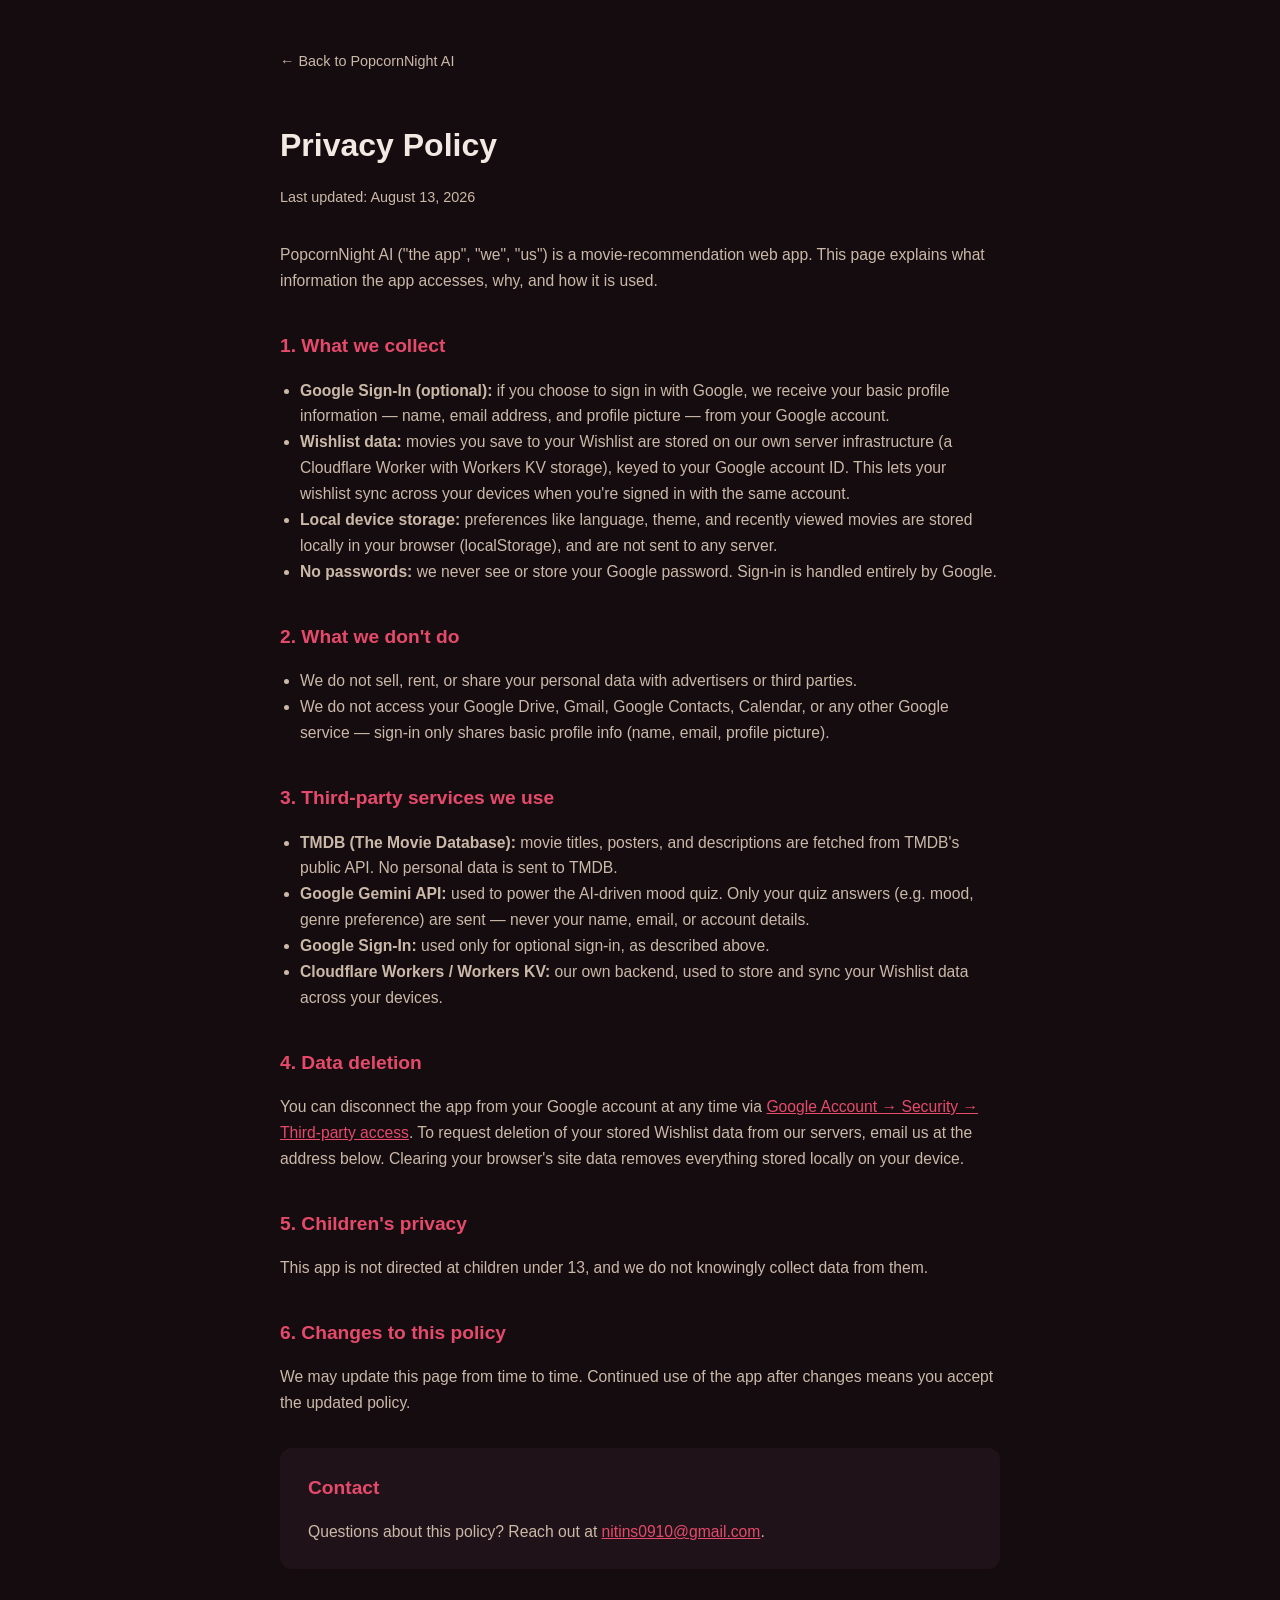
<file: privacy.html>
<!DOCTYPE html>
<html lang="en">
<head>
<meta charset="UTF-8" />
<meta name="viewport" content="width=device-width, initial-scale=1.0" />
<title>Privacy Policy — PopcornNight AI</title>
<style>
  :root {
    --bg: #150c10;
    --card: #1f1319;
    --text: #f3e9e3;
    --muted: #cbb9a8;
    --accent: #e64a6b;
  }
  * { box-sizing: border-box; }
  body {
    margin: 0;
    background: var(--bg);
    color: var(--text);
    font-family: -apple-system, BlinkMacSystemFont, "Segoe UI", Roboto, Helvetica, Arial, sans-serif;
    line-height: 1.65;
  }
  .wrap {
    max-width: 760px;
    margin: 0 auto;
    padding: 48px 20px 80px;
  }
  h1 {
    font-size: 2rem;
    margin-bottom: 4px;
    color: var(--text);
  }
  .updated {
    color: var(--muted);
    font-size: 0.9rem;
    margin-bottom: 32px;
  }
  h2 {
    font-size: 1.2rem;
    margin-top: 36px;
    margin-bottom: 8px;
    color: var(--accent);
  }
  p, li { color: var(--muted); font-size: 0.98rem; }
  ul { padding-left: 20px; }
  a { color: var(--accent); }
  .back {
    display: inline-block;
    margin-bottom: 24px;
    color: var(--muted);
    text-decoration: none;
    font-size: 0.9rem;
  }
  .card {
    background: var(--card);
    border-radius: 12px;
    padding: 24px 28px;
    margin-top: 32px;
  }
</style>
</head>
<body>
  <div class="wrap">
    <a class="back" href="./index.html">&larr; Back to PopcornNight AI</a>
    <h1>Privacy Policy</h1>
    <p class="updated">Last updated: August 13, 2026</p>

    <p>
      PopcornNight AI ("the app", "we", "us") is a movie-recommendation web app.
      This page explains what information the app accesses, why, and how it is used.
    </p>

    <h2>1. What we collect</h2>
    <ul>
      <li><strong>Google Sign-In (optional):</strong> if you choose to sign in with Google, we receive your basic profile information — name, email address, and profile picture — from your Google account.</li>
      <li><strong>Wishlist data:</strong> movies you save to your Wishlist are stored on our own server infrastructure (a Cloudflare Worker with Workers KV storage), keyed to your Google account ID. This lets your wishlist sync across your devices when you're signed in with the same account.</li>
      <li><strong>Local device storage:</strong> preferences like language, theme, and recently viewed movies are stored locally in your browser (localStorage), and are not sent to any server.</li>
      <li><strong>No passwords:</strong> we never see or store your Google password. Sign-in is handled entirely by Google.</li>
    </ul>

    <h2>2. What we don't do</h2>
    <ul>
      <li>We do not sell, rent, or share your personal data with advertisers or third parties.</li>
      <li>We do not access your Google Drive, Gmail, Google Contacts, Calendar, or any other Google service — sign-in only shares basic profile info (name, email, profile picture).</li>
    </ul>

    <h2>3. Third-party services we use</h2>
    <ul>
      <li><strong>TMDB (The Movie Database):</strong> movie titles, posters, and descriptions are fetched from TMDB's public API. No personal data is sent to TMDB.</li>
      <li><strong>Google Gemini API:</strong> used to power the AI-driven mood quiz. Only your quiz answers (e.g. mood, genre preference) are sent — never your name, email, or account details.</li>
      <li><strong>Google Sign-In:</strong> used only for optional sign-in, as described above.</li>
      <li><strong>Cloudflare Workers / Workers KV:</strong> our own backend, used to store and sync your Wishlist data across your devices.</li>
    </ul>

    <h2>4. Data deletion</h2>
    <p>
      You can disconnect the app from your Google account at any time via
      <a href="https://myaccount.google.com/permissions" target="_blank" rel="noopener">Google Account → Security → Third-party access</a>.
      To request deletion of your stored Wishlist data from our servers, email us at the address below.
      Clearing your browser's site data removes everything stored locally on your device.
    </p>

    <h2>5. Children's privacy</h2>
    <p>This app is not directed at children under 13, and we do not knowingly collect data from them.</p>

    <h2>6. Changes to this policy</h2>
    <p>We may update this page from time to time. Continued use of the app after changes means you accept the updated policy.</p>

    <div class="card">
      <h2 style="margin-top:0;">Contact</h2>
      <p style="margin-bottom:0;">Questions about this policy? Reach out at
        <a href="mailto:nitins0910@gmail.com">nitins0910@gmail.com</a>.
      </p>
    </div>
  </div>
</body>
</html>
</file>
